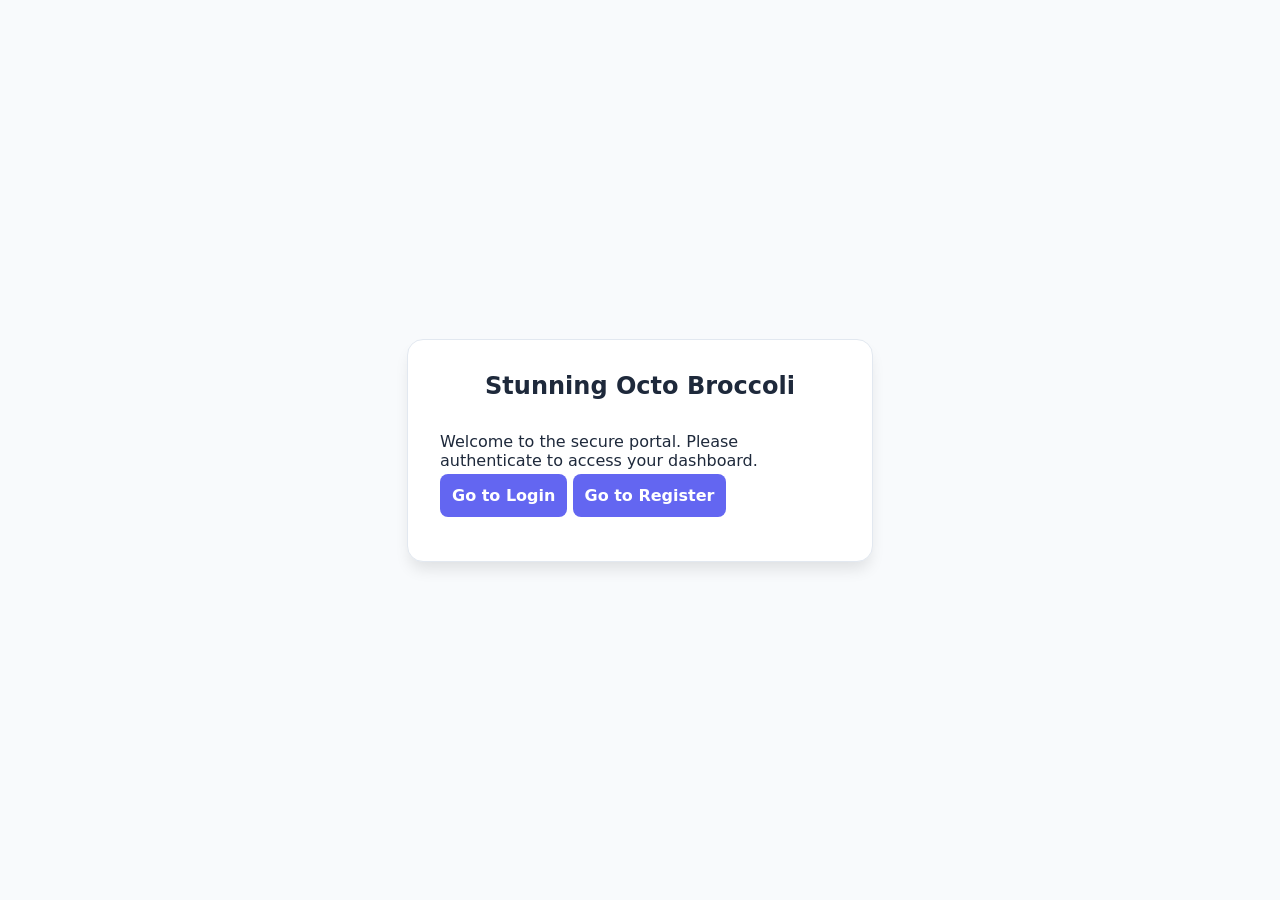
<file: index.html>
<!DOCTYPE html>
<html lang="en">
<head>
    <meta charset="UTF-8">
    <title>Stunning Octo Broccoli - Home</title>
    <link rel="stylesheet" href="../style.css">
</head>
<body>
    <main class="login-card">
        <header>
            <h1>Stunning Octo Broccoli</h1>
        </header>

        <section>
            <p>Welcome to the secure portal. Please authenticate to access your dashboard.</p>
        </section>

        <nav class="footer">
            <a href="html/login.html" class="login-btn" style="text-decoration: none; text-align: center;">Go to Login</a>
            <a href="html/register.html" class="login-btn" style="text-decoration: none; text-align: center;">Go to Register</a>
        </nav>

        <output id="message"></output>
    </main>

    <script src="../script.js"></script>
</body>
</html>
</file>
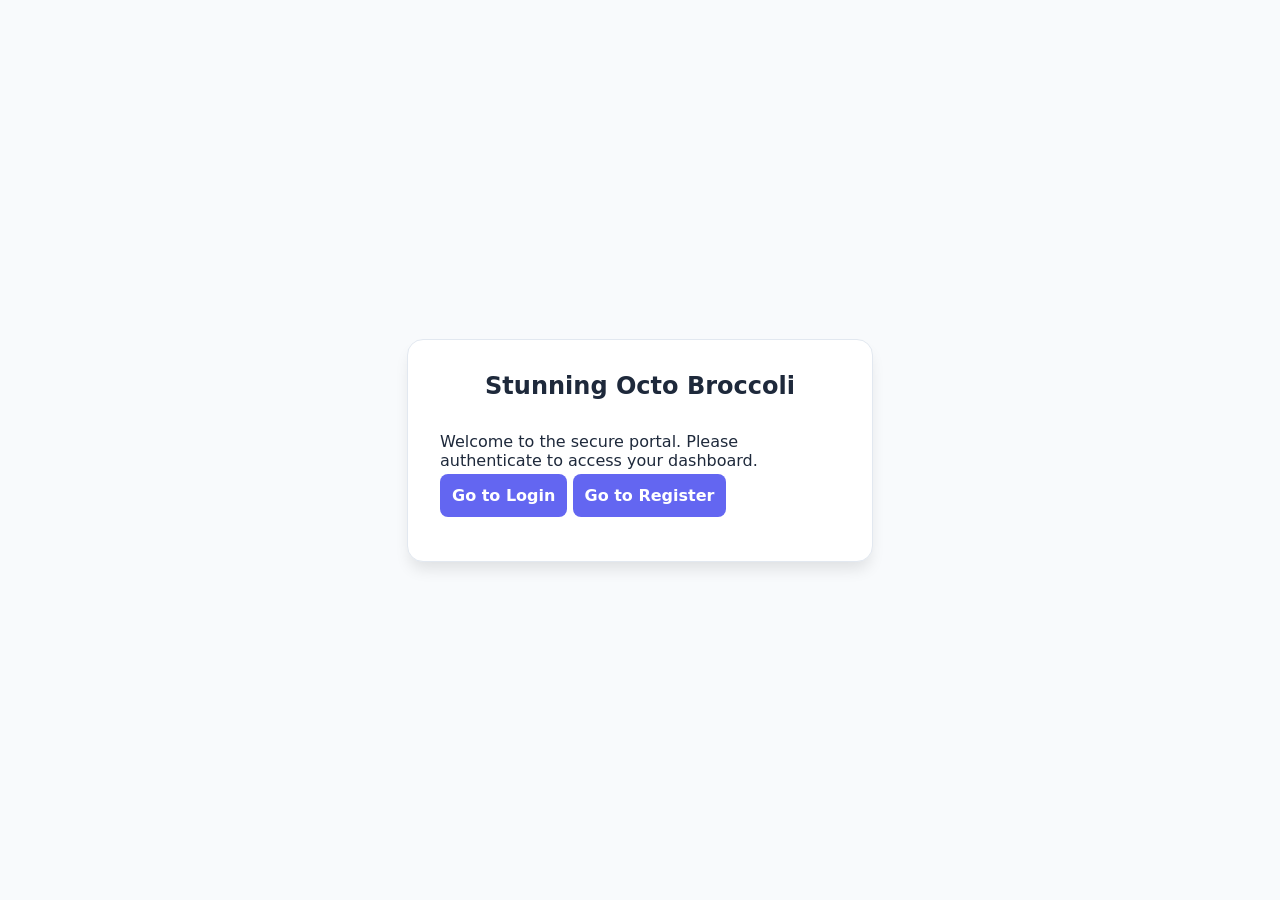
<file: html/index.html>
<!DOCTYPE html>
<html lang="en">
<head>
    <meta charset="UTF-8">
    <title>Stunning Octo Broccoli - Home</title>
    <link rel="stylesheet" href="../style.css">
</head>
<body>
    <main class="login-card">
        <header>
            <h1>Stunning Octo Broccoli</h1>
        </header>

        <section>
            <p>Welcome to the secure portal. Please authenticate to access your dashboard.</p>
        </section>

        <nav class="footer">
            <a href="login.html" class="login-btn" style="text-decoration: none; text-align: center;">Go to Login</a>
            <a href="register.html" class="login-btn" style="text-decoration: none; text-align: center;">Go to Register</a>
        </nav>

        <output id="message"></output>
    </main>

    <script src="../script.js"></script>
</body>
</html>
</file>
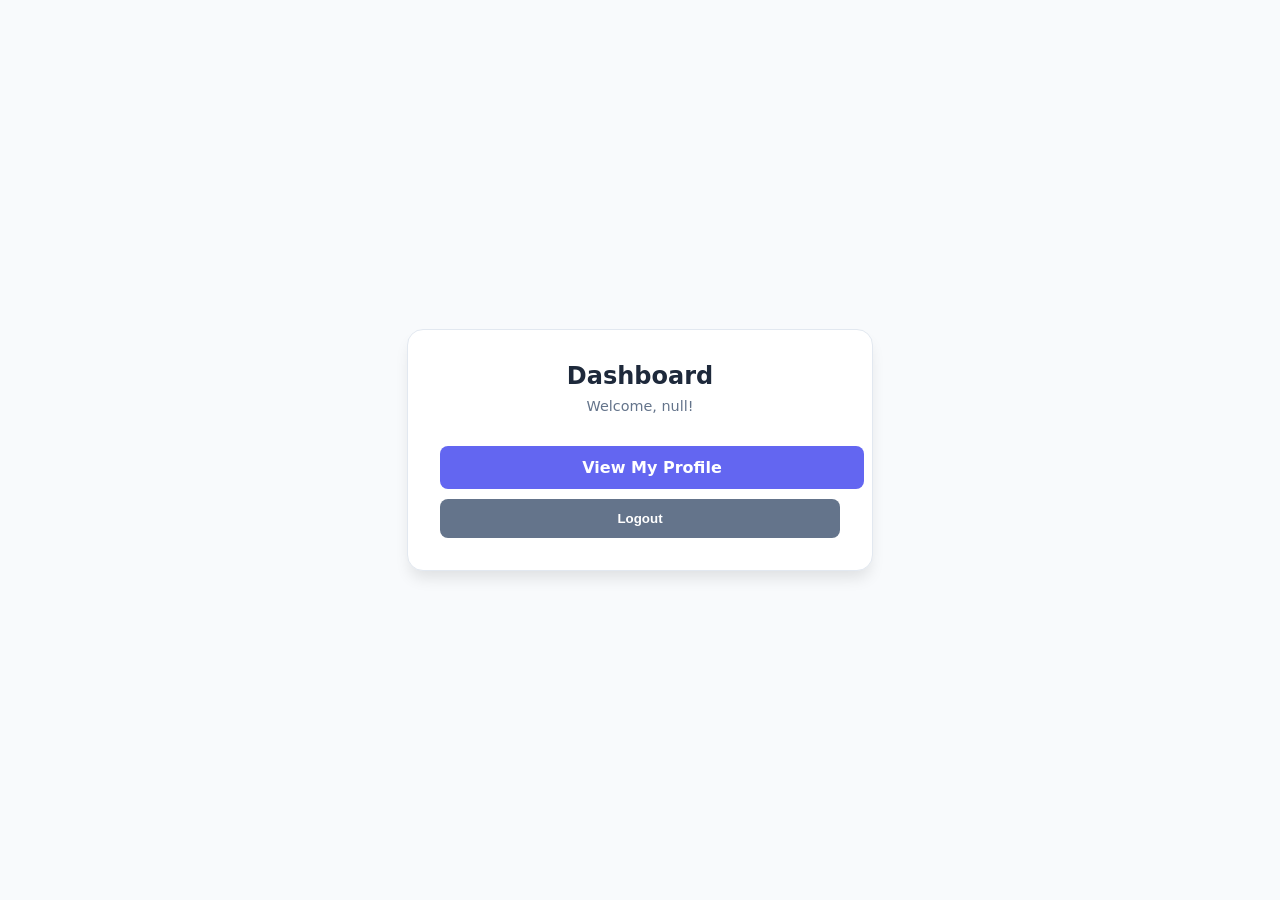
<file: html/dashboard.html>
<!DOCTYPE html>
<html lang="en">
<head>
    <meta charset="UTF-8">
    <title>Dashboard</title>
    <link rel="stylesheet" href="../style.css">
    <script src="../script.js"></script>
</head>
<body>
    <main class="login-card">
        <header>
            <h1>Dashboard</h1>
            <p id="welcome-msg"></p>
        </header>

        <nav class="dash-nav">
            <a href="profile.html" class="login-btn">View My Profile</a>
            <button onclick="logout()" class="login-btn btn-secondary">Logout</button>
        </nav>
    </main>
</body>
</html>
</file>
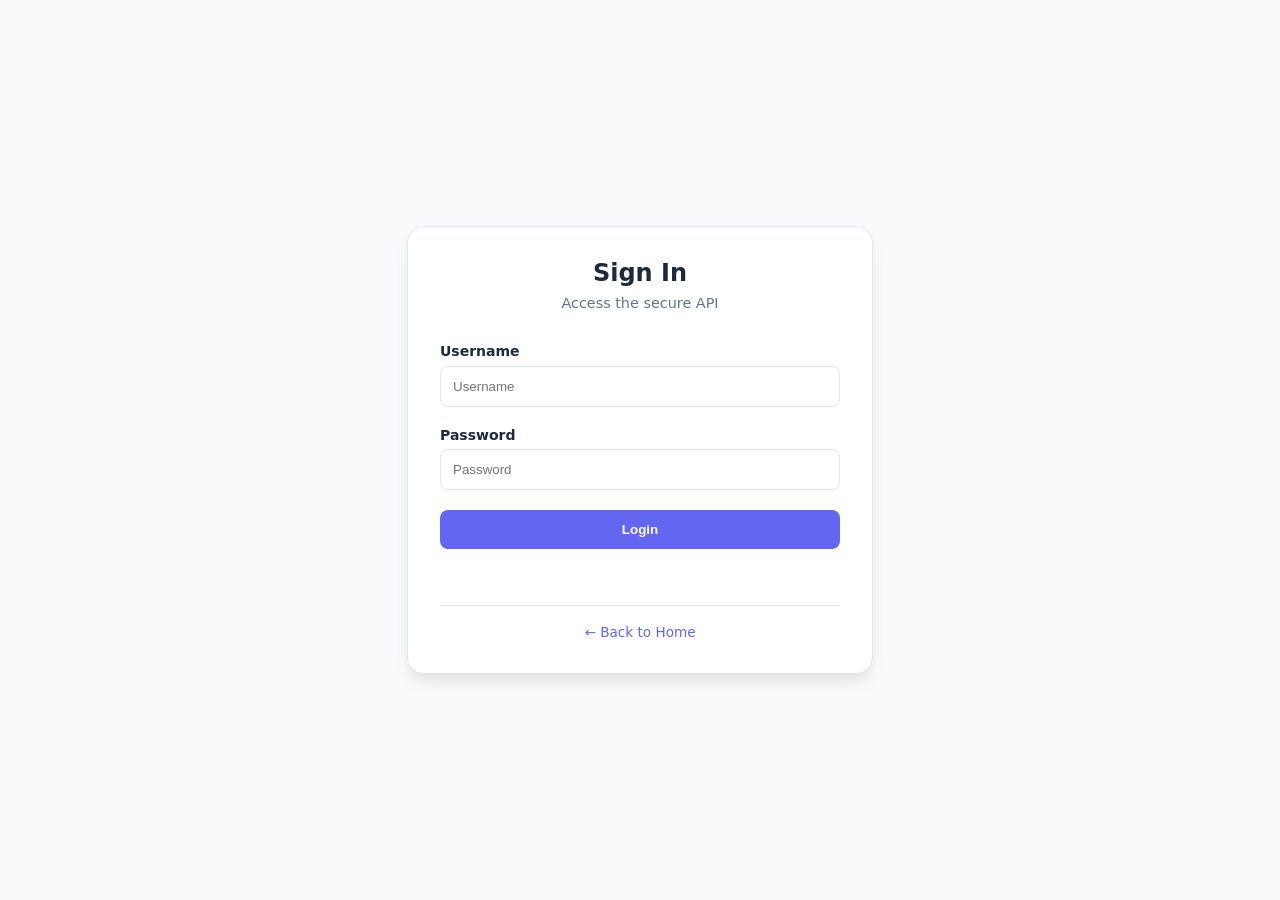
<file: html/login.html>
<!DOCTYPE html>
<html lang="en">
<head>
    <meta charset="UTF-8">
    <title>Login - Stunning Octo Broccoli</title>
    <link rel="stylesheet" href="../style.css">
    <script src="../script.js"></script>
</head>
<body>
    <main class="login-card">
        <header>
            <h1>Sign In</h1>
            <p>Access the secure API</p>
        </header>

        <form id="loginForm">
            <section class="input-group">
                <label for="username">Username</label>
                <input type="text" id="username" placeholder="Username" required>
            </section>

            <section class="input-group">
                <label for="password">Password</label>
                <input type="password" id="password" placeholder="Password" required>
            </section>

            <button type="submit" class="login-btn">Login</button>
        </form>

        <output id="message"></output>

        <footer>
            <a href="/index.html">← Back to Home</a>
        </footer>
    </main>
</body>
</html>
</file>
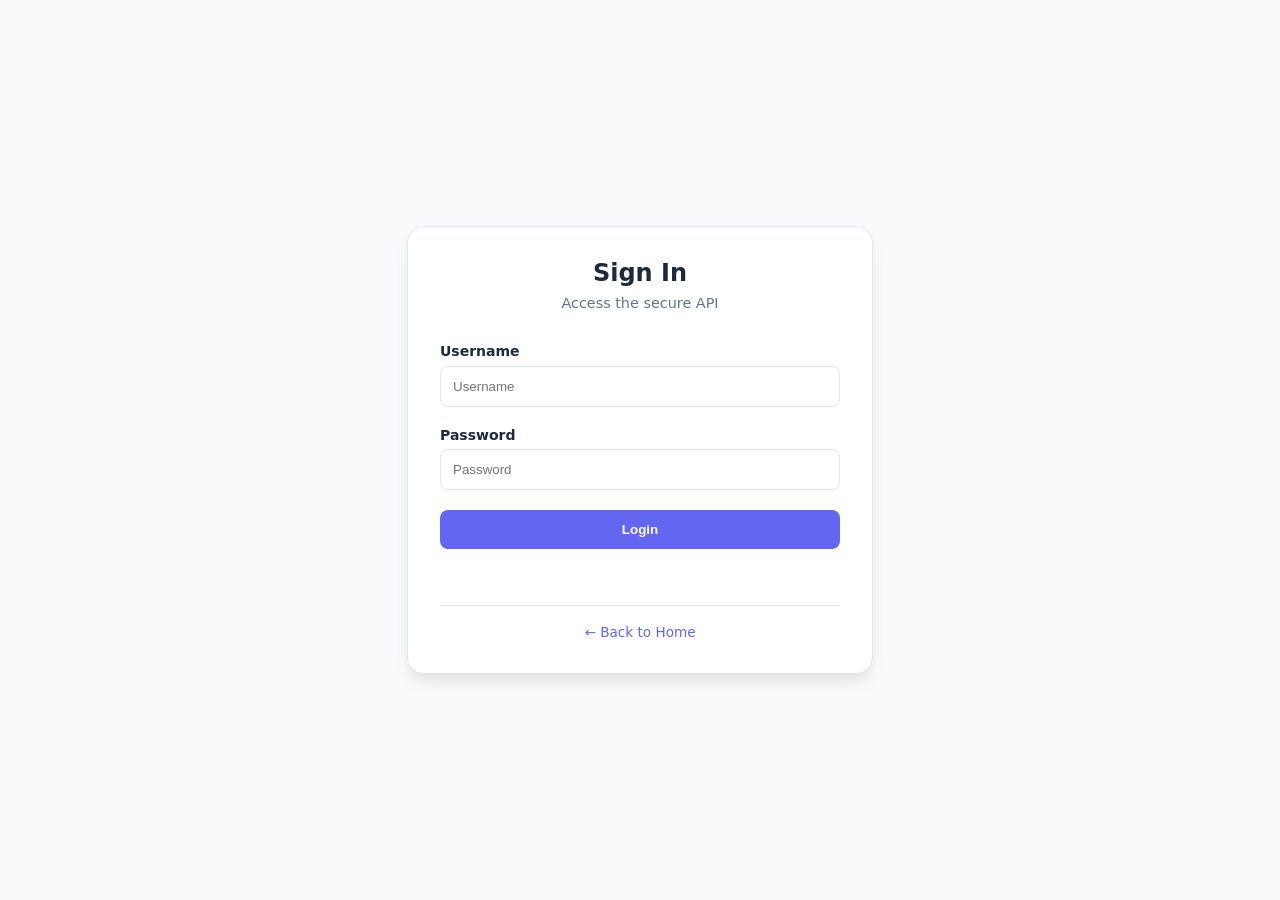
<file: html/profile.html>
<!DOCTYPE html>
<html lang="en">
<head>
    <meta charset="UTF-8">
    <title>My Profile</title>
    <link rel="stylesheet" href="../style.css">
</head>
<body>
    <main class="login-card">
        <header>
            <h1>My Profile</h1>
        </header>

        <section id="profile-data">
            <p><strong>Username:</strong> <span id="p-username">Loading...</span></p>
            <p><strong>Email:</strong> <span id="p-email">Loading...</span></p>
            <p><strong>User ID:</strong> <span id="p-id">Loading...</span></p>
        </section>

        <footer>
            <a href="dashboard.html">← Back to Dashboard</a>
        </footer>
    </main>

    <script>
        async function loadProfile() {
            const id = localStorage.getItem('userId');
            if (!id) { window.location.href = "login.html"; return; }

            try {
                // Using your existing backend route: /getuserbyid?user_id=...
                const res = await fetch(`/getuserbyid?user_id=${id}`);
                const data = await res.json();

                if (res.ok) {
                    document.getElementById('p-username').innerText = data.username;
                    document.getElementById('p-email').innerText = data.email || 'Not provided';
                    document.getElementById('p-id').innerText = data.id;
                }
            } catch (e) { console.error("Profile load failed"); }
        }

        loadProfile();
    </script>
</body>
</html>
</file>
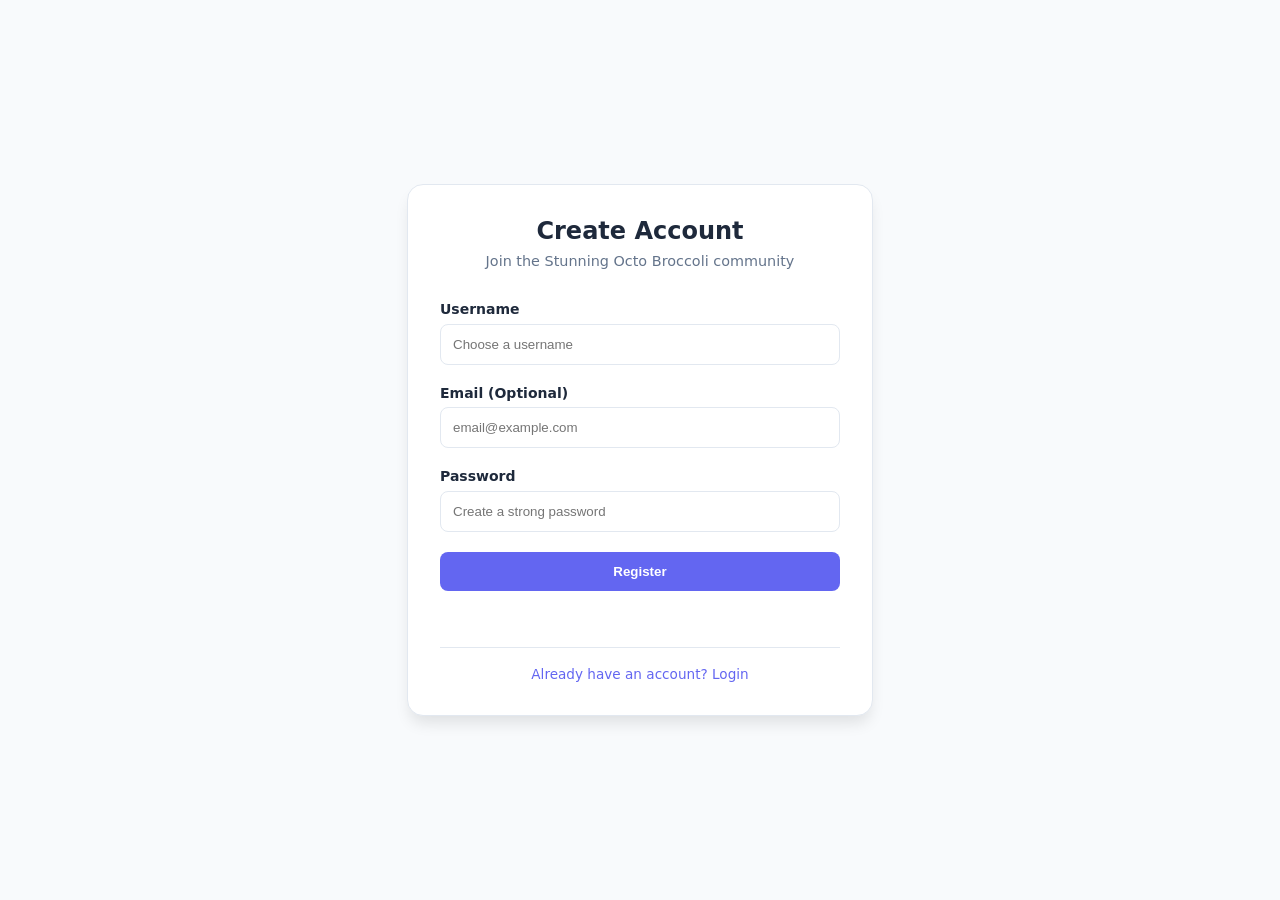
<file: html/register.html>
<!DOCTYPE html>
<html lang="en">
<head>
    <meta charset="UTF-8">
    <title>Register - Stunning Octo Broccoli</title>
    <link rel="stylesheet" href="../style.css">
</head>
<body>
    <main class="login-card">
        <header>
            <h1>Create Account</h1>
            <p>Join the Stunning Octo Broccoli community</p>
        </header>

        <form id="registerForm">
            <section class="input-group">
                <label for="username">Username</label>
                <input type="text" id="username" placeholder="Choose a username" required>
            </section>

            <section class="input-group">
                <label for="email">Email (Optional)</label>
                <input type="email" id="email" placeholder="email@example.com">
            </section>

            <section class="input-group">
                <label for="password">Password</label>
                <input type="password" id="password" placeholder="Create a strong password" required>
            </section>

            <button type="submit" class="login-btn">Register</button>
        </form>

        <output id="message"></output>

        <footer>
            <a href="login.html">Already have an account? Login</a>
        </footer>
    </main>

    <script src="../script.js"></script>
</body>
</html>
</file>
<file: style.css>
:root {
    --primary: #6366f1;
    --primary-hover: #4f46e5;
    --bg: #f8fafc;
    --card: #ffffff;
    --text: #1e293b;
    --border: #e2e8f0;
}

body {
    font-family: 'Segoe UI', system-ui, sans-serif;
    background-color: var(--bg);
    color: var(--text);
    display: flex;
    justify-content: center;
    align-items: center;
    min-height: 100vh;
    margin: 0;
}

.login-card {
    background: var(--card);
    padding: 2rem;
    border-radius: 1rem;
    box-shadow: 0 10px 15px -3px rgba(0, 0, 0, 0.1);
    width: 100%;
    max-width: 400px;
    border: 1px solid var(--border);
}

header {
    text-align: center;
    margin-bottom: 2rem;
}

header h1 { margin: 0; font-size: 1.5rem; }
header p { color: #64748b; font-size: 0.9rem; margin-top: 0.5rem; }

.input-group {
    margin-bottom: 1.25rem;
}

label {
    display: block;
    font-size: 0.875rem;
    font-weight: 600;
    margin-bottom: 0.4rem;
}

input {
    width: 100%;
    padding: 0.75rem;
    border: 1px solid var(--border);
    border-radius: 0.5rem;
    box-sizing: border-box; /* Crucial for width */
    transition: border-color 0.2s;
}

input:focus {
    outline: none;
    border-color: var(--primary);
    box-shadow: 0 0 0 3px rgba(99, 102, 241, 0.1);
}

.login-btn {
    width: 100%;
    padding: 0.75rem;
    background: var(--primary);
    color: white;
    border: none;
    border-radius: 0.5rem;
    font-weight: 600;
    cursor: pointer;
    transition: background 0.2s;
}

.login-btn:hover { background: var(--primary-hover); }

#message {
    display: block;
    margin-top: 1.5rem;
    text-align: center;
    font-size: 0.9rem;
    font-weight: 500;
}

/* Classes applied via script.js */
.success { color: #16a34a; background: #f0fdf4; padding: 0.5rem; border-radius: 0.4rem; }
.error { color: #dc2626; background: #fef2f2; padding: 0.5rem; border-radius: 0.4rem; }

footer {
    margin-top: 2rem;
    text-align: center;
    border-top: 1px solid var(--border);
    padding-top: 1rem;
}

footer a {
    color: var(--primary);
    text-decoration: none;
    font-size: 0.85rem;
}
/* Dashboard Navigation Container */
.dash-nav {
    display: flex;
    flex-direction: column;
    gap: 10px;
}

/* Specific styling for the Logout button */
.btn-secondary {
    background-color: #64748b !important;
}

/* Ensure links acting as buttons look consistent */
.dash-nav a.login-btn {
    text-decoration: none;
    text-align: center;
    display: block; /* Ensures it takes up the full width like a button */
}
</file>
